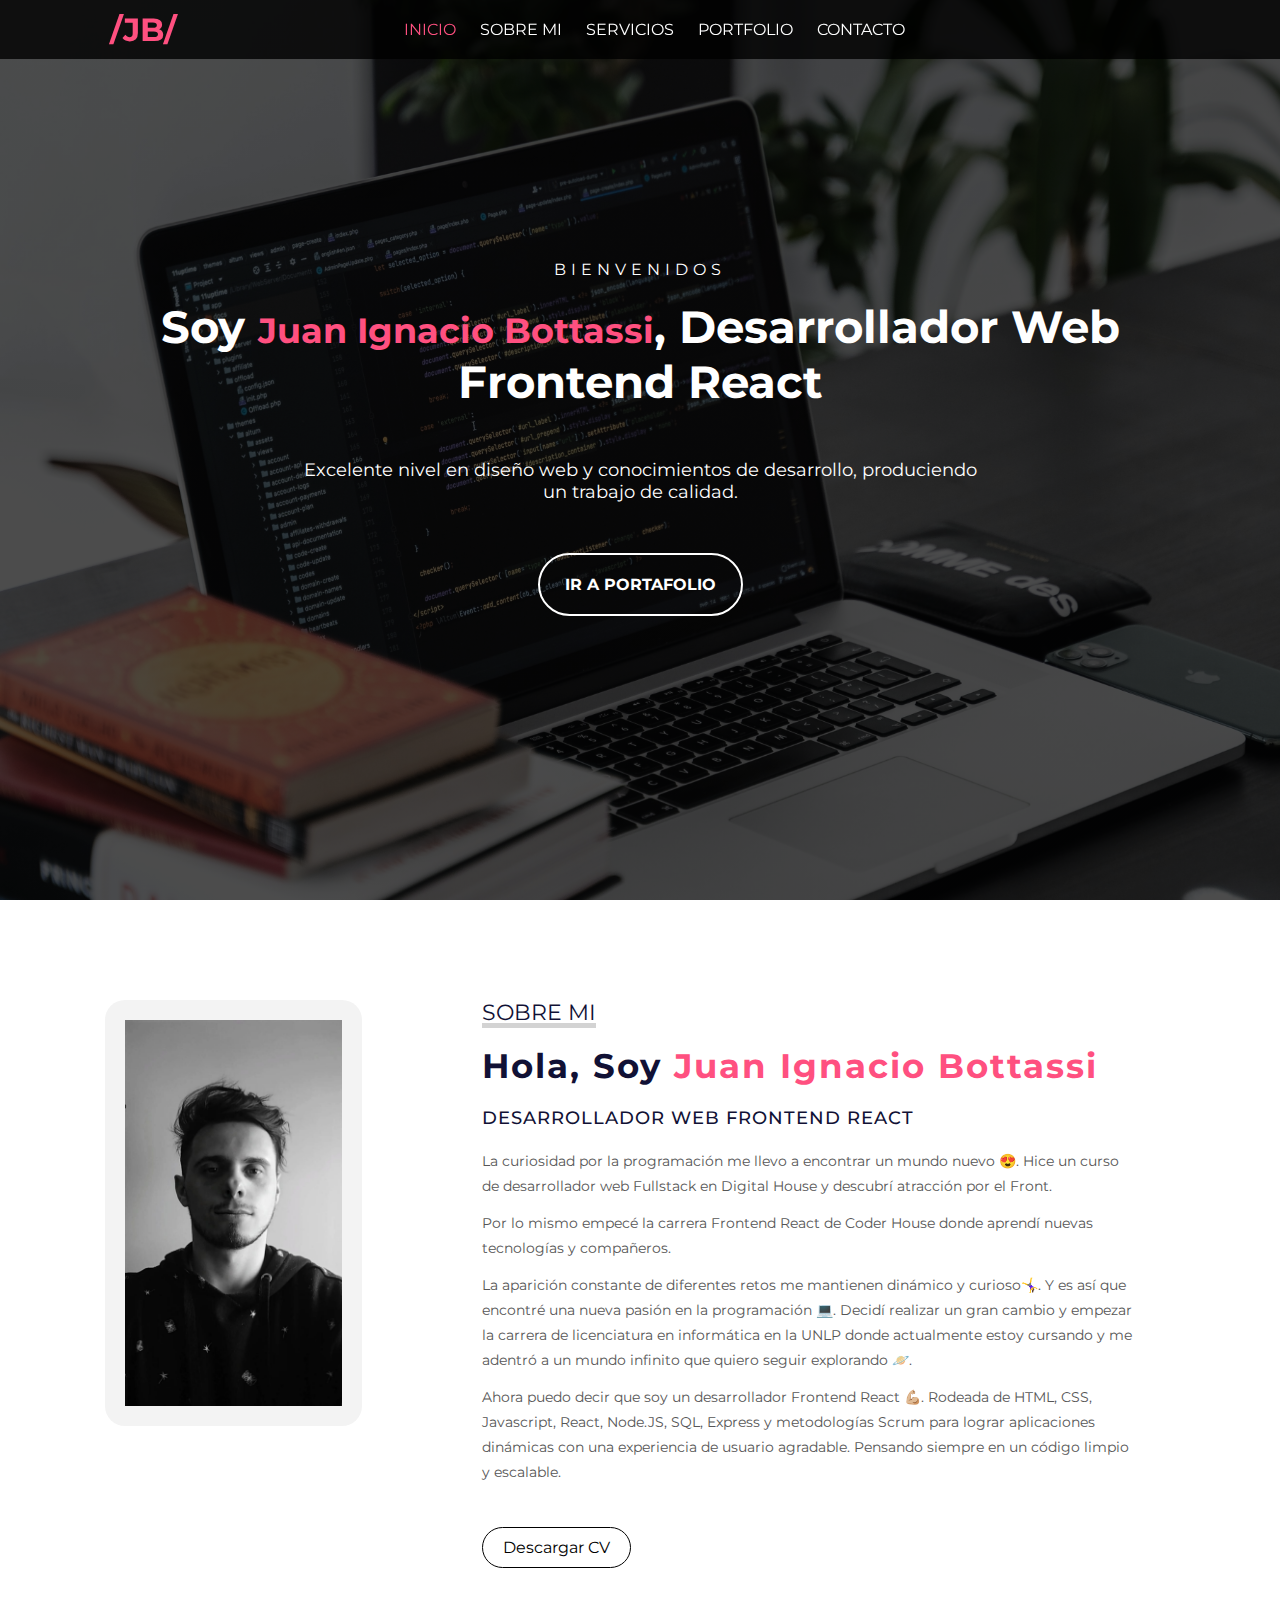
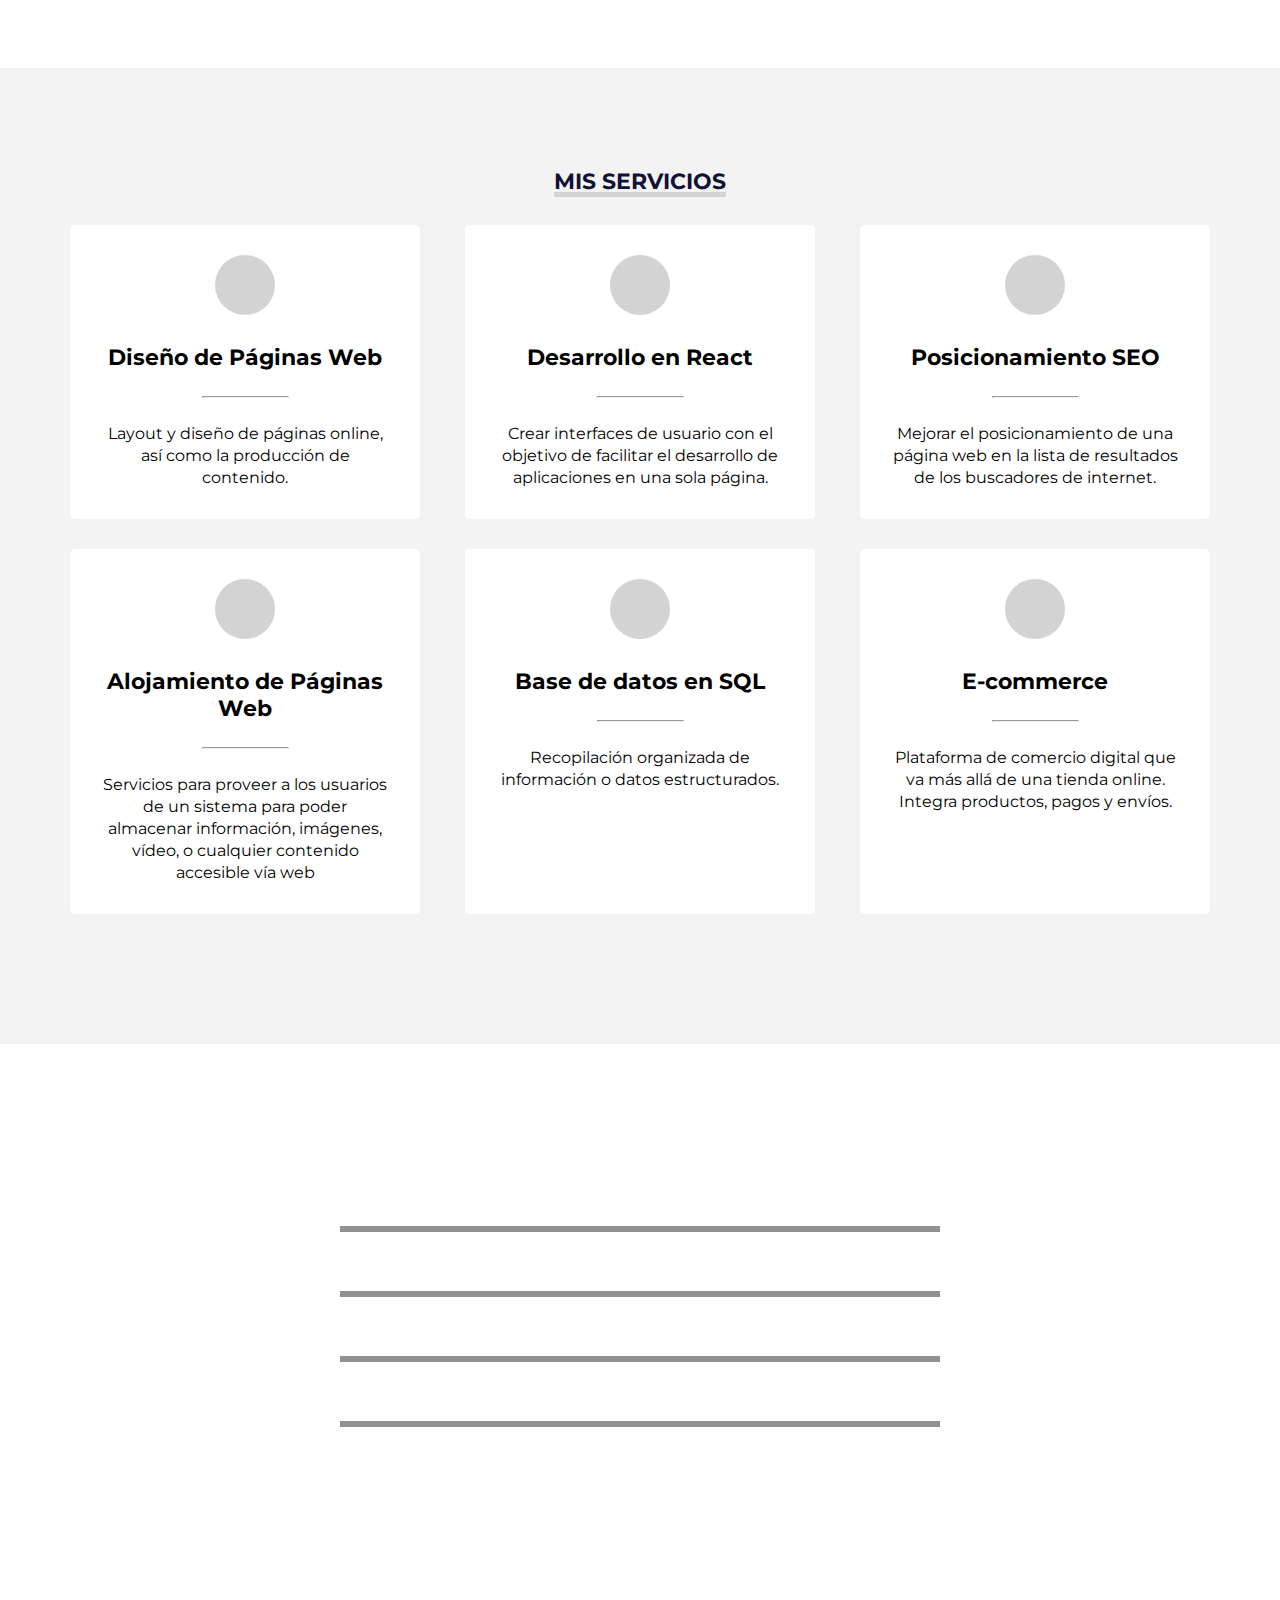
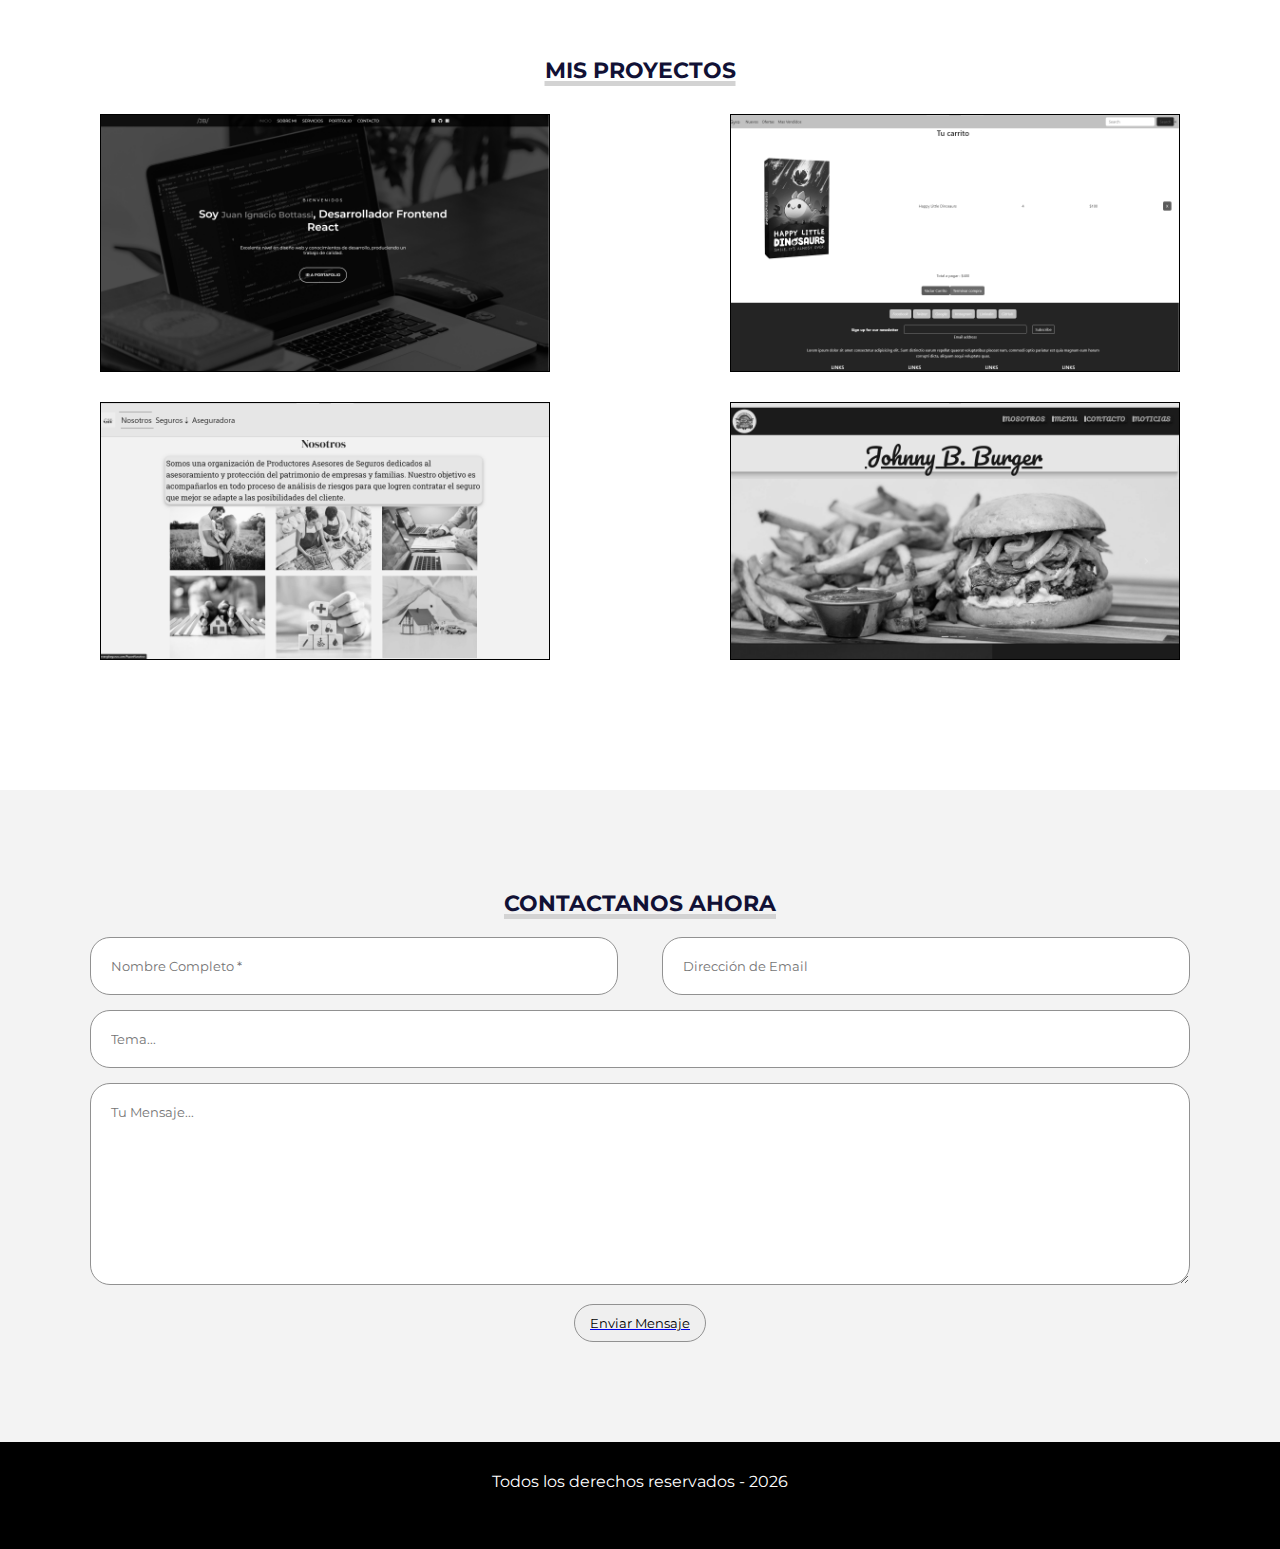
<file: index.html>
<!DOCTYPE html>
<html lang="es">

<head>
    <meta charset="UTF-8">
    <meta http-equiv="X-UA-Compatible" content="IE=edge">
    <meta name="viewport" content="width=device-width, initial-scale=1.0 user-scalable=no">
    <link rel="stylesheet" href="https://cdnjs.cloudflare.com/ajax/libs/font-awesome/6.1.1/css/all.min.css" integrity="sha512-KfkfwYDsLkIlwQp6LFnl8zNdLGxu9YAA1QvwINks4PhcElQSvqcyVLLD9aMhXd13uQjoXtEKNosOWaZqXgel0g==" crossorigin="anonymous" referrerpolicy="no-referrer"
    />
    <link rel="stylesheet" href="estilo.css">
    <title>Bottassi Desarrollador Web</title>
</head>

<body>
    <!-- SECCION I N I C I O -->
    <section id="inicio">
        <div class="contenido">
            <header>
                <div class="contenido-header">
                    <h1>/JB/</h1>
                    <nav id="nav" class="">
                        <ul id="links">
                            <li><a href="#inicio" class="seleccionado" onclick="seleccionar(this)">INICIO</a></li>
                            <li><a href="#sobremi" onclick="seleccionar(this)">SOBRE MI</a></li>
                            <li><a href="#servicios" onclick="seleccionar(this)">SERVICIOS</a></li>
                            <li><a href="#portfolio" onclick="seleccionar(this)">PORTFOLIO</a></li>
                            <li><a href="#contacto" onclick="seleccionar(this)">CONTACTO</a></li>
                        </ul>
                    </nav>

                    <!-- Icono del menu responsive -->
                    <div id="icono-nav" onclick="responsiveMenu()">
                        <i class="fa-solid fa-bars"></i>
                    </div>


                    <div class="redes">
                        <a href="https://www.linkedin.com/in/juan-ignacio-bottassi-88435b204/" target="_blank"><i class="fa-brands fa-linkedin"></i></a>
                        <a href="https://github.com/bottassiJuanIgnacio" target="_blank"><i class="fa-brands fa-github"></i></a>
                        <a href="https://www.instagram.com/juanibottassi/?hl=es-la" target="_blank"><i class="fa-brands fa-instagram-square"></i></a>
                    </div>
                </div>
            </header>
            <div class="presentacion">
                <p class="bienvenida">Bienvenidos</p>
                <h2>Soy <span>Juan Ignacio Bottassi</span>, Desarrollador Web Frontend React</h2>
                <p class="descripcion">Excelente nivel en diseño web y conocimientos de desarrollo, produciendo un trabajo de calidad.</p>
                <a href="#portfolio">Ir a Portafolio</a>
            </div>
        </div>
    </section>

    <!-- SECCION S O B R E M I -->
    <section id="sobremi">
        <div class="contenedor-foto">
            <img src="img/foto-cv.jpeg" alt="">
        </div>
        <div class="sobremi">
            <p class="titulo-seccion">Sobre Mi</p>
            <h2>Hola, Soy <span>Juan Ignacio Bottassi</span> </h2>
            <h3>Desarrollador Web Frontend React</h3>
            <p>La curiosidad por la programación me llevo a encontrar un mundo nuevo 😍.
                Hice un curso de desarrollador web Fullstack en Digital House y descubrí atracción por el Front.
            </p>
            <p>Por lo mismo empecé la carrera Frontend React de Coder House 
                donde aprendí nuevas tecnologías y compañeros. 
            </p> 
            <p>    
                La aparición constante de diferentes retos me mantienen dinámico y curioso🤸‍♀️. Y es así que encontré una nueva pasión en la programación 💻. 
                
                Decidí realizar un gran cambio y empezar la carrera de licenciatura en informática en la UNLP donde actualmente estoy cursando y me adentró a un mundo infinito que quiero seguir explorando 🪐.
            </p>
            <p>Ahora puedo decir que soy un desarrollador Frontend React 💪🏼. Rodeada de HTML, CSS, Javascript, React, Node.JS, SQL, Express y metodologías Scrum para lograr aplicaciones dinámicas con una         experiencia de usuario agradable.
               Pensando siempre en un código limpio y escalable.
            </p>
            <a href="docs/Bottassi Juan Ignacio Currículum.pdf" download="CV Bottassi Juan Ignacio ">Descargar CV</a>
        </div>
    </section>

    <!-- SECCION S E R V I C I O S -->
    <section id="servicios">
        <h3 class="titulo-seccion">MIS SERVICIOS</h3>
        <div class="fila">
            <div class="servicio">
                <span class="icono"> <i class="fa-solid fa-code"></i></span>
                <h4>Diseño de Páginas Web</h4>
                <hr>
                <p>Layout y diseño de páginas online, así como la producción de contenido.</p>
            </div>
            <div class="servicio">
                <span class="icono"><i class="fa-solid fa-file-code"></i></span>
                <h4>Desarrollo en React</h4>
                <hr>
                <p>Crear interfaces de usuario con el objetivo de facilitar el desarrollo de aplicaciones en una sola página.</p>
            </div>
            <div class="servicio">
                <span class="icono"><i class="fa-solid fa-arrow-trend-up"></i></span>
                <h4>Posicionamiento SEO</h4>
                <hr>
                <p>Mejorar el posicionamiento de una página web en la lista de resultados de los buscadores de internet.</p>
            </div>
        </div>
        <div class="fila">
            <div class="servicio">
                <span class="icono"><i class="fa-solid fa-palette"></i></span>
                <h4>Alojamiento de Páginas Web</h4>
                <hr>
                <p> Servicios para proveer a los usuarios de un sistema para poder almacenar información, imágenes, vídeo, o cualquier contenido accesible vía web</p>
            </div>
            <div class="servicio">
                <span class="icono"><i class="fa-solid fa-database"></i></span>
                <h4>Base de datos en SQL</h4>
                <hr>
                <p>Recopilación organizada de información o datos estructurados.</p>
            </div>
            <div class="servicio">
                <span class="icono"><i class="fa-solid fa-person-circle-question"></i></span>
                <h4>E-commerce</h4>
                <hr>
                <p>Plataforma de comercio digital que va más allá de una tienda online. Integra productos, pagos y envíos.</p>
            </div>
        </div>
    </section>

    <!-- SECCION H A B I L I D A D E S -->
    <div class="contenedor-skills" id="skills">
        <h3>HABILIDADES </h3>
        <div class="skill">
            <div class="info">
                <p> <span class="lista"> </span>Html & Css</p>
                <span class="porcentaje">85%</span>
            </div>

            <div class="barra">
                <div class="" id="html"></div>
            </div>
        </div>
        <div class="skill">
            <div class="info">
                <p> <span class="lista"> </span>Javascript</p>
                <span class="porcentaje">75%</span>
            </div>

            <div class="barra">
                <div class="" id="js"></div>
            </div>
        </div>
        <div class="skill">
            <div class="info">
                <p> <span class="lista"> </span>React</p>
                <span class="porcentaje">70%</span>
            </div>

            <div class="barra">
                <div class="" id="react"></div>
            </div>
        </div>
        <div class="skill">
            <div class="info">
                <p> <span class="lista"> </span>SQL</p>
                <span class="porcentaje">50%</span>
            </div>

            <div class="barra">
                <div class="" id="bd"></div>
            </div>
        </div>
    </div>

    <!-- SECCION PORTAFOLIO -->
    <section id="portfolio">
        <h3 class="titulo-seccion">Mis Proyectos</h3>
        <div class="fila">
            <div class="proyecto">
                <div class="overlay"></div>
                <a href="https://portfolio-bottassijuanignacio.vercel.app/" target="_blank"><img src="img/portfolio.png" alt="Portafolio">
                <div class="info">
                    <h4>Portafolio</h4>
                    <p>HTML, CSS y JavaScript</p>
                </div></a>
                
            </div>
            <div class="proyecto">
                <div class="overlay"></div>
                <a href="https://gyro-909d5.firebaseapp.com/" target="_blank"><img src="img/gyro-carrito.png" alt="Gyro E-commerce">
                <div class="info">
                    <h4>Gyro E-commerce</h4>
                    <p>JavaScript y React</p>
                </div></a>
            </div>
        </div>
        <div class="fila">
            <div class="proyecto">
                <div class="overlay"></div>
                <a href="https://www.herrangfseguros.com/" target="_blank"><img src="img/seguros.png" alt="Herrán seguros">
                <div class="info">
                    <h4>Herrán seguros</h4>
                    <p>HTML y CSS</p>
                </div></a>
            </div>
            <div class="proyecto">
                <div class="overlay"></div>
                <a href="https://johnny-b-burger.vercel.app/" target="_blank"><img src="img/burger-home.png" alt="Johnny B. Burger">
                <div class="info">
                    <h4>Johnny B. Burger</h4>
                    <p>HTML y CSS</p>
                </div></a>
            </div>
        </div>
    </section>

    <!-- SECCTION C O N T A C T O -->
    <section id="contacto">
        <h3 class="titulo-seccion">Contactanos ahora</h3>
        <div class="contenedor-form">
            <form action="php/form.php" method="post">
                <div class="fila mitad">
                    <input type="text" placeholder="Nombre Completo *" name="nombre" class="input-mitad">
                    <input type="email" placeholder="Dirección de Email" name="email" class="input-mitad">
                </div>
                <div class="fila">
                    <input type="text" placeholder="Tema..." name="asunto" class="input-full">
                </div>
                <div class="fila">
                    <textarea  id="" cols="30" rows="10" placeholder="Tu Mensaje..." name="mensaje" class="input-full"></textarea>
                </div>
                <div class="submit">
                   <a href="exito.html"><input type="submit" class="btn-enviar" value="Enviar Mensaje" ></a>

                </div>
            </form> 
        </div>
    </section>

    <!-- SECCION FOOTER -->
    <footer>
        <p>Todos los derechos reservados - <span id="anio"></span></p>
        <div class="redes">
            <a href="https://www.linkedin.com/in/juan-ignacio-bottassi-88435b204/" target="_blank"><i class="fa-brands fa-linkedin"></i></a>
            <a href="https://github.com/bottassiJuanIgnacio" target="_blank"><i class="fa-brands fa-github"></i></a>
            <a href="https://www.instagram.com/juanibottassi/?hl=es-la" target="_blank"><i class="fa-brands fa-instagram-square"></i></a>
        </div>

    </footer>

    <script src="script.js"></script>
</body>

</html>
</file>
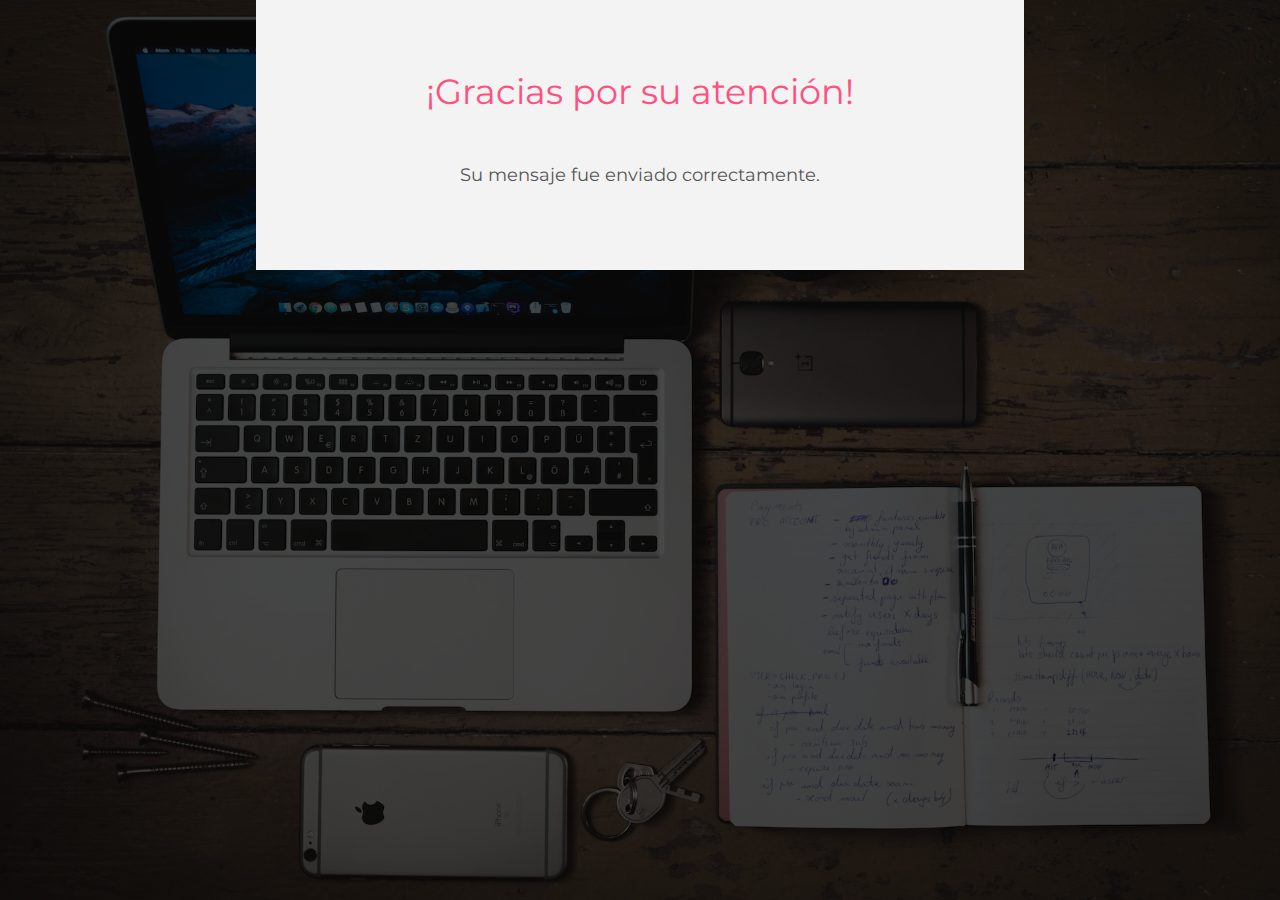
<file: exito.html>
<!DOCTYPE html>
<html lang="en">
<head>
    <meta charset="UTF-8">
    <meta http-equiv="X-UA-Compatible" content="IE=edge">
    <meta name="viewport" content="width=device-width, initial-scale=1.0">
    <link rel="stylesheet" href="https://cdnjs.cloudflare.com/ajax/libs/font-awesome/6.1.1/css/all.min.css" integrity="sha512-KfkfwYDsLkIlwQp6LFnl8zNdLGxu9YAA1QvwINks4PhcElQSvqcyVLLD9aMhXd13uQjoXtEKNosOWaZqXgel0g==" crossorigin="anonymous" referrerpolicy="no-referrer"
    />
    <link rel="stylesheet" href="estilo.css">
    <title>Document</title>
</head>
<body>
    <main id="exito">
        <div class="div-exito">
            <span class="span-exito">¡Gracias por su atención!</span>
            <p class="p-exito" class="p-exito">Su mensaje fue enviado correctamente.</p>
        </div>
    </main>
    <script>
        setTimeout(function () {
            window.location.replace("index.html");
        }, 3000)
    </script>
</body>
</html>
</file>
<file: estilo.css>
@import url('https://fonts.googleapis.com/css2?family=Montserrat:wght@200;300;400;500;600&display=swap');
        * {
            margin: 0;
            padding: 0;
            box-sizing: border-box;
            font-family: 'Montserrat';
        }
        
        html {
            scroll-behavior: smooth;
        }
        /* *********************/
        /* seccion I N I C I O */
        /* *********************/
        
        #inicio {
            background: linear-gradient( rgba(0, 0, 0, .7), rgba(0, 0, 0, .7)), url("img/fondo-inicio.jpg");
            background-size: cover;
            background-position: center center;
            height: 100vh;
        }
        
        #inicio .contenido header {
            background-color: rgba(0, 0, 0, .8);
            position: fixed;
            width: 100%;
            z-index: 100;
            top: 0;
        }
        
        #inicio .contenido header .contenido-header {
            max-width: 1100px;
            margin: auto;
            display: flex;
            justify-content: space-between;
            align-items: center;
            padding: 10px 20px;
        }
        
        #inicio .contenido header .contenido-header h1 {
            text-align: center;
            color: #ff5080;
        }
        
        #inicio .contenido header .contenido-header nav ul {
            list-style: none;
            display: flex;
            align-items: center;
        }
        
        #inicio .contenido header .contenido-header nav ul li a {
            text-decoration: none;
            color: #fff;
            margin: 0 12px;
            font-weight: 400;
            transition: .5s;
        }
        
        #inicio .contenido header .contenido-header nav ul li a:hover {
            color: #ff5080;
        }
        footer .redes a {
            text-decoration: none;
            color: #fff;
            margin: 12px;
            font-weight: 400;
            transition: .5s;
        }
        footer .redes a:hover {
            color: #ff5080;
        }
        
        #inicio .contenido header .contenido-header .redes a {
            text-decoration: none;
            color: #fff;
            display: inline-block;
            margin-left: 10px;
            transition: .5s;
        }
        
        #inicio .contenido header .contenido-header .redes a:hover {
            color: #ff5080;
        }
        
        #inicio .contenido header .contenido-header .seleccionado {
            color: #ff5080;
        }
        
        #inicio .contenido .presentacion {
            max-width: 1100px;
            height: 100vh;
            margin: auto;
            color: #fff;
            display: flex;
            flex-direction: column;
            align-items: center;
            justify-content: center;
        }
        
        #inicio .contenido .presentacion .bienvenida {
            font-size: 16px;
            margin-bottom: 20px;
            text-transform: uppercase;
            letter-spacing: 5px;
        }
        
        #inicio .contenido .presentacion h2 {
            font-size: 45px;
            margin-bottom: 25px;
            text-align: center;
        }
        
        #inicio .contenido .presentacion h2 span {
            font-size: 35px;
            color: #ff5080;
        }
        /* Exito */
        #exito{
            background: linear-gradient( rgba(0, 0, 0, .7), rgba(0, 0, 0, .7)), url("img/inicio.jpg");
            background-size: cover;
            background-position: center center;
            height: 100vh;
        }
        .div-exito{
            display: flex;
            flex-direction: column;
            justify-content: center;
            background-color: #f3f3f3;
            text-align: center;
            width: 60%;
            height: 30%;
            margin: auto;
            gap: 50px;
        }
        .span-exito{
            font-size: 35px;
            
            color: #ff5080;
        }
        .p-exito{
            font-size: 18px;
            line-height: 25px;
            color: #565656;
            margin-bottom: 12px;
        }
        
        #inicio .contenido .presentacion .descripcion {
            max-width: 700px;
            margin: 25px auto;
            font-size: 18px;
            text-align: center;
        }
        
        #inicio .contenido .presentacion a {
            text-decoration: none;
            display: inline-block;
            margin: 25px;
            padding: 20px 25px;
            border: 2px solid #fff;
            border-radius: 50px;
            color: #fff;
            font-weight: bold;
            text-transform: uppercase;
            transition: .5s;
        }
        
        #inicio .contenido .presentacion a:hover {
            background-color: #ff5080;
        }
        
        #icono-nav {
            color: #fff;
            display: none;
        }
        /* *********************/
        /* seccion S O B R E  M I */
        /* *********************/
        
        #sobremi {
            max-width: 1100px;
            margin: auto;
            padding: 100px 15px;
            color: #111135;
            display: flex;
        }
        
        #sobremi .contenedor-foto {
            max-width: 400px;
            margin-right: 80px;
        }
        
        #sobremi .contenedor-foto img {
            padding: 20px;
            width: 100%;
            border-radius: 20px;
            background-color: #f3f3f3;
        }
        
        #sobremi .sobremi {
            margin: 0 40px;
        }
        
        #sobremi .sobremi .titulo-seccion {
            font-size: 22px;
            text-transform: uppercase;
            color: #111135;
            text-decoration: underline;
            text-decoration-color: #d3d3d3;
            text-decoration-thickness: 5px;
        }
        
        #sobremi .sobremi h2 {
            font-size: 34px;
            font-weight: bold;
            margin: 20px 0;
            letter-spacing: 2px;
        }
        
        #sobremi .sobremi h2 span {
            color: #ff5080;
        }
        
        #sobremi .sobremi h3 {
            font-size: 18px;
            font-weight: 500;
            text-transform: uppercase;
            margin-bottom: 20px;
            letter-spacing: 1px;
        }
        
        #sobremi .sobremi p {
            font-size: 14px;
            line-height: 25px;
            color: #565656;
            margin-bottom: 12px;
        }
        
        #sobremi .sobremi a {
            display: inline-block;
            text-decoration: none;
            color: #000;
            border-radius: 30px;
            border: 1px solid #000;
            padding: 10px 20px;
            margin-top: 30px;
            transition: .5s;
        }
        
        #sobremi .sobremi a:hover {
            background-color: #ff5080;
            color: #fff;
        }
        /* *********************/
        /* seccion S E R V I C I O S */
        /* *********************/
        
        #servicios {
            padding: 100px 15px;
            text-align: center;
            background-color: #f3f3f3;
        }
        
        #servicios .titulo-seccion {
            text-align: center;
            font-size: 22px;
            text-transform: uppercase;
            color: #111135;
            text-decoration: underline;
            text-decoration-color: #d3d3d3;
            text-decoration-thickness: 5px;
        }
        
        #servicios .fila {
            display: flex;
            justify-content: space-between;
            max-width: 1150px;
            margin: 30px auto;
        }
        
        #servicios .fila .servicio {
            max-width: 350px;
            background-color: #fff;
            padding: 30px;
            margin: 0 5px;
            border-radius: 5px;
            transition: .5s;
        }
        
        #servicios .fila .servicio:hover {
            box-shadow: 5px 5px 10px #565656, -5px -5px 10px #8a8a8a;
            color: #ff5080;
        }
               
        
        #servicios .fila .servicio .icono {
            display: inline-block;
            width: 60px;
            height: 60px;
            border-radius: 50%;
            background-color: #d3d3d3;
            padding: 20px;
            margin-bottom: 25px;
        }
        
        #servicios .fila .servicio h4 {
            font-size: 22px;
            margin-bottom: 25px;
        }
        
        #servicios .fila .servicio hr {
            width: 30%;
            margin: auto;
            color: #000;
            margin-bottom: 25px;
        }
        
        #servicios .fila .servicio ul {
            list-style: none;
            display: flex;
            justify-content: space-around;
            margin-bottom: 10px;
        }
        
        #servicios .fila .servicio p {
            font-size: 16px;
            line-height: 22px;
        }
        /* *********************/
        /* seccion S K I L L S */
        /* *********************/
        
        .contenedor-skills {
            background: linear-gradient( #eb5a5acc, rgba(33, 16, 16, 0.8)), url("img/fondo-skills.jpg");
            background-attachment: fixed;
            background-repeat: no-repeat;
            background-size: cover;
            color: #fff;
            background-position: center center;
            padding: 100px 0;
            text-align: center;
        }
        
        .contenedor-skills .skill {
            max-width: 600px;
            margin: 30px auto;
        }
        
        .contenedor-skills .skill .info {
            display: flex;
            justify-content: space-between;
        }
        
        .contenedor-skills .skill .lista {
            display: inline-block;
            margin-right: 20px;
            height: 10px;
            width: 10px;
            background-color: #fff;
        }
        
        .contenedor-skills .skill .barra {
            background-color: #919191;
            width: 100%;
            height: 6px;
            margin: 10px 0px;
        }
        
        .contenedor-skills .skill .barra .barra-progreso1 {
            background-color: #fff;
            width: 90%;
            height: 6px;
            animation: progreso1 2s forwards;
        }
        
        .contenedor-skills .skill .barra .barra-progreso2 {
            background-color: #fff;
            width: 90%;
            height: 6px;
            animation: progreso2 2s forwards;
        }
        
        .contenedor-skills .skill .barra .barra-progreso3 {
            background-color: #fff;
            width: 90%;
            height: 6px;
            animation: progreso3 2s forwards;
        }
        
        .contenedor-skills .skill .barra .barra-progreso4 {
            background-color: #fff;
            width: 85%;
            height: 6px;
            animation: progreso4 2s forwards;
        }
        
        @keyframes progreso1 {
            0% {
                width: 0;
            }
            100% {
                width: 85%;
            }
        }
        
        @keyframes progreso2 {
            0% {
                width: 0;
            }
            100% {
                width: 75%;
            }
        }
        
        @keyframes progreso3 {
            0% {
                width: 0;
            }
            100% {
                width: 70%;
            }
        }
        
        @keyframes progreso4 {
            0% {
                width: 0;
            }
            100% {
                width: 50%;
            }
        }
        /* *********************/
        /* seccion P O R T F O L I O */
        /* *********************/
        
        #portfolio {
            max-width: 1100px;
            padding: 100px 0;
            margin: auto;
        }
        
        #portfolio .titulo-seccion {
            text-align: center;
            font-size: 22px;
            text-transform: uppercase;
            color: #111135;
            text-decoration: underline;
            text-decoration-color: #d3d3d3;
            text-decoration-thickness: 5px;
        }
        
        #portfolio .fila {
            display: flex;
            justify-content: space-between;
            margin: 30px 0;
        }
        
        #portfolio .fila .proyecto {
            max-width: 450px;
            border: 1px solid #000;
            margin: 0 10px;
            position: relative;
            overflow: hidden;
        }
        
        #portfolio .fila .proyecto img {
            width: 100%;
            height: 100%;
            ;
            filter: grayscale(1);
            object-fit: cover;
            transition: .5s;
        }
        
        #portfolio .fila .proyecto:hover img {
            filter: grayscale(0);
        }
        
        #portfolio .fila .proyecto .info {
            position: absolute;
            left: 0px;
            background-color: rgba(0, 0, 0, 0.8);
            color: #ff5080;
            width: 100%;
            padding: 10px;
            opacity: 0;
            bottom: -40px;
            transition: .5s;
        }
        
        #portfolio .fila .proyecto:hover .info {
            opacity: 1;
            bottom: 0;
        }
        /* *********************/
        /* seccion C O N T A C T O */
        /* *********************/
        
        #contacto {
            padding: 100px 15px;
            background-color: #f3f3f3;
        }
        
        #contacto .titulo-seccion {
            margin-bottom: 20px;
        }
        
        #contacto .contenedor-form {
            max-width: 1100px;
            margin: auto;
        }
        
        #contacto .contenedor-form .fila {
            margin-bottom: 15px;
        }
        
        #contacto .contenedor-form .mitad {
            display: flex;
            justify-content: space-between;
        }
        
        #contacto .contenedor-form input,
        #contacto .contenedor-form textarea {
            padding: 20px;
            border-radius: 20px;
            border: none;
            border: 1px solid #919191;
        }
        
        #contacto .contenedor-form .mitad input {
            width: 48%;
        }
        
        #contacto .contenedor-form .input-full {
            width: 100%;
        }
        
        #contacto .titulo-seccion {
            text-align: center;
            font-size: 22px;
            text-transform: uppercase;
            color: #111135;
            text-decoration: underline;
            text-decoration-color: #d3d3d3;
            text-decoration-thickness: 5px;
        }
        
        #contacto .btn-enviar {
            display: block;
            margin: auto;
            cursor: pointer;
            transition: .5s;
            padding: 10px 15px !important;
        }
        
        #contacto .btn-enviar:hover {
            background-color: #ff5080;
            color: #fff;
        }
        #contacto .submit {
            width: 12%;
            margin: auto;
        }
        /* *********************/
        /* seccion F O O T E R */
        /* *********************/
        
        footer {
            background-color: #000;
            color: #fff;
            text-align: center;
            padding: 30px 0;
        }
        
        footer a {
            text-decoration: none;
            color: #fff;
            display: inline-block;
            margin: 5px;
            font-size: 26px;
        }
        /* *********************/
        /* seccion R E S P O N S I V E */
        /* *********************/
        
        @media screen and (max-width: 800px) {
            .redes {
                display: none;
            }
            nav {
                display: none;
            }
            nav.responsive {
                display: block;
                background-color: rgba(0, 0, 0, .8);
                width: 100%;
                position: absolute;
                top: 48px;
                left: 0;
                padding: 10px 0;
            }
            nav.responsive ul {
                display: block !important;
                text-align: center;
            }
            nav.responsive ul li {
                margin: 5px 0;
            }
            #icono-nav {
                display: block;
            }
            #inicio .contenido .presentacion h2 {
                font-size: 40px;
            }
            /* seccion SOBRE MI */
            #sobremi {
                padding: 50px 0;
                display: block;
            }
            #sobremi .contenedor-foto {
                max-width: 200px;
                margin: auto;
            }
            #sobremi .contenedor-foto img {
                padding: 8px;
            }
            #sobremi .sobremi .titulo-seccion {
                text-align: center;
            }
            #sobremi .sobremi h2 {
                font-size: 25px;
                text-align: center;
            }
            /* seccion MIS SERVICIOS */
            #servicios {
                padding: 50px 15px;
            }
            #servicios .fila {
                display: block;
            }
            #servicios .fila .servicio {
                margin: 10px auto;
            }
            /* seccion HABLIDADES MI */
            .contenedor-skills {
                padding: 50px 20px;
            }
            /* seccion PORTFOLIO */
            #portfolio {
                padding: 50px 0;
            }
            #portfolio .fila {
                display: block;
            }
            #portfolio .fila .proyecto {
                margin: 10px auto;
            }
            /* seccion CONTACTO */
            #contacto {
                padding: 50px 15px;
            }
            #contacto .contenedor-form .mitad {
                margin-bottom: 15px;
                display: block;
            }
            #contacto .contenedor-form .mitad input {
                width: 100%;
                margin-bottom: 15px;
            }
        }
</file>
